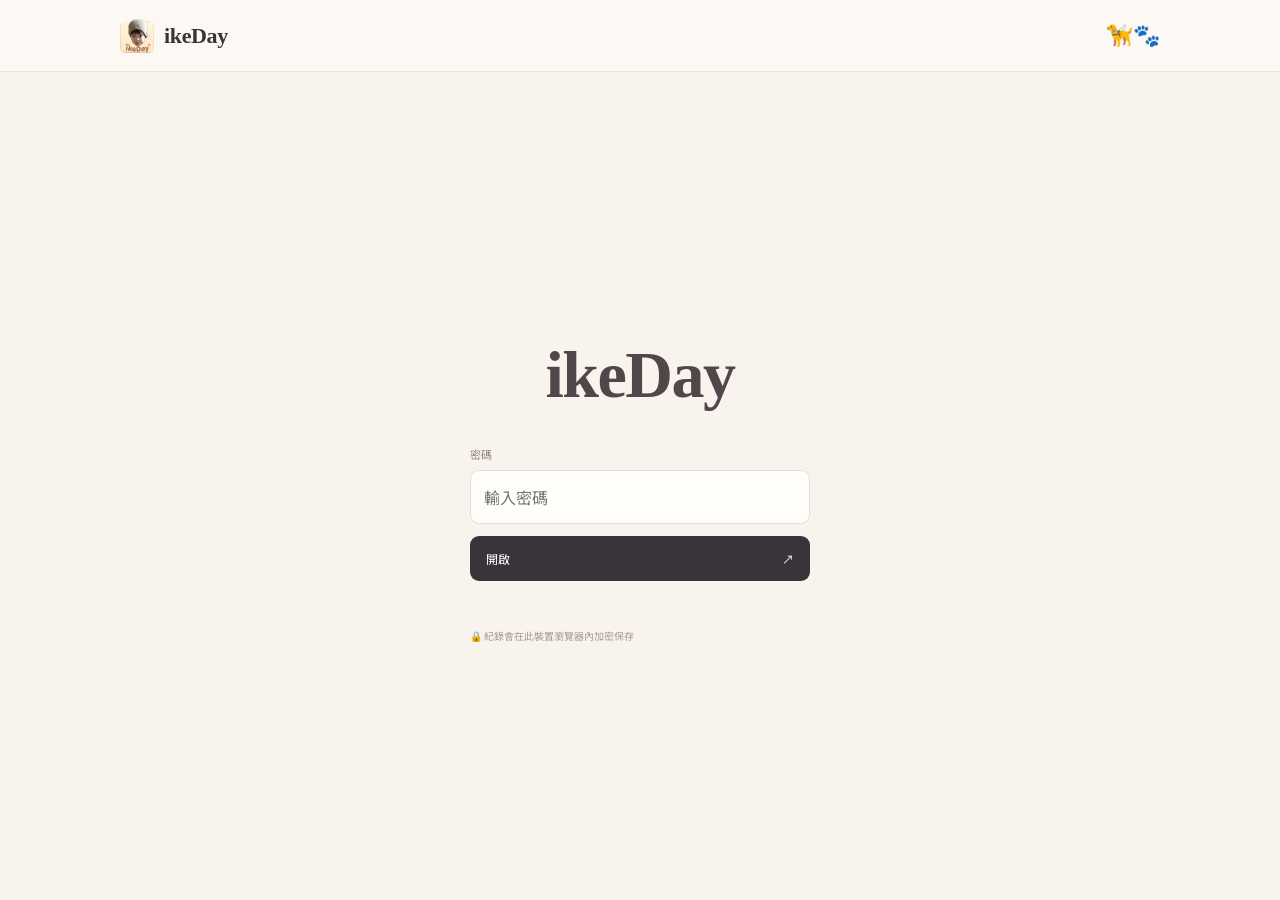
<file: ikeDay/index.html>
<!doctype html>
<html lang="zh-Hant">
<head>
  <meta charset="utf-8">
  <meta name="viewport" content="width=device-width, initial-scale=1, viewport-fit=cover">
  <meta name="theme-color" content="#f8f3ed">
  <title>ikeDay</title>
  <link rel="icon" href="./appicon.png" type="image/svg+xml">
  <link rel="shortcut icon" href="./appicon.png" type="image/svg+xml">
  <link rel="apple-touch-icon" sizes="180x180" href="./appicon.png">
  <link rel="manifest" href="./site.webmanifest">
  <link rel="stylesheet" href="./styles.css">
</head>
<body>
  <header class="topbar">
    <a class="brand" href="./" aria-label="ikeDay home"><img src="./appicon.png" alt=""><span>ikeDay</span></a>
    <div class="paw-note" aria-label="dog and paw">🦮🐾</div>
  </header>
  <main>
    <section id="lockScreen" class="lock-screen">
      <div class="lock-copy">
        <h1 class="lock-brand">ikeDay</h1>
        <form id="unlockForm">
          <label for="password">密碼</label>
          <input id="password" type="password" autocomplete="current-password" placeholder="輸入密碼" required>
          <button type="submit">開啟<span>↗</span></button>
        </form>
        <p id="lockError" class="error" role="alert"></p>
        <p class="privacy-note">🔒 紀錄會在此裝置瀏覽器內加密保存</p>
      </div>
    </section>
    <section id="tracker" hidden>
      <div class="intro-row">
        <div><h1>Little days, <em>big paws.</em></h1><p class="sub">2026.05.08 부터 💭</p></div>
      </div>
      <section class="calendar-card">
        <div class="calendar-head">
          <div><p class="eyebrow">YOUR CALENDAR</p><h2 id="monthLabel"></h2></div>
          <div class="month-nav"><button id="prevMonth" aria-label="上個月">‹</button><button id="nextMonth" aria-label="下個月">›</button></div>
        </div>
        <div class="weekdays"><span>日</span><span>一</span><span>二</span><span>三</span><span>四</span><span>五</span><span>六</span></div>
        <div id="calendar" class="calendar"></div>
        <div class="legend"><span><i class="yes-dot"></i> 🐾 有來</span></div>
      </section>
      <section id="markPanel" class="mark-panel" hidden>
        <div class="selected-date"><p class="eyebrow">SELECTED DAY</p><h2 id="selectedDate"></h2></div>
        <div class="mark-actions">
          <button id="markYes" class="mark-button yes">🐾 有來</button>
          <button id="clearMark" class="clear-button">取消標記</button>
        </div>
      </section>
      <section class="year-card">
        <div class="year-head"><div class="year-heading"><div class="year-title-row"><h2>一年來了幾次？</h2><div class="year-nav"><button id="prevYear" aria-label="上一年">‹</button><span id="yearLabel">2026</span><button id="nextYear" aria-label="下一年">›</button></div></div><p>每月DM天數</p></div><div class="year-total"><strong id="yearTotal">0</strong><span>天有來</span></div></div>
        <div id="yearChart" class="year-chart" role="img" aria-label="2026 每月有收到訊息的天數長條圖"></div>
      </section>
      <section class="subscription-card" aria-label="訂閱天數與統計">
        <div class="stat-orbit year-orbit">
          <div class="year-progress" id="yearProgress" role="img" aria-label="今年已經過去的比例">
            <div class="year-progress-inner">
              <span id="yearPercentValue" class="year-percent-value">88</span><span class="year-percent-symbol">%</span>
            </div>
          </div>
        </div>
        <div class="stat-orbit weekday-orbit">
          <div class="weekday-progress" id="weekdayProgress" role="img" aria-label="週一至週日收到訊息的比例分布"></div>
        </div>
        <div class="subscription-count">
          <div class="days-bubble"><strong id="subscriptionDays">+192</strong></div>
          <span class="subscribe-date">by 2026.5.9</span>
        </div>
      </section>
      <section class="backup-card">
        <div><p class="eyebrow">YOUR DATA</p><h2>備份與還原</h2><p>JSON 會以密碼加密，匯入時使用相同密碼。</p></div>
        <div class="backup-actions"><button id="exportBtn">↓ 匯出 JSON</button><label class="import-button">↑ 匯入 JSON<input id="importFile" type="file" accept=".json,application/json"></label></div>
      </section>
      <button id="lockBtn" class="lock-button">鎖定日曆</button>

    </section>
  </main>
  <div id="toast" role="status"></div>
  <script src="./app.js"></script>
</body>
</html>
</file>
<file: ikeDay/styles.css>
@import url('https://fonts.googleapis.com/css2?family=DM+Mono:wght@400;500&family=DM+Sans:wght@400;500;600;700&family=Noto+Sans+TC:wght@400;500;600;700&display=swap');
:root{--ink:#39343a;--muted:#9c918d;--line:#eee5df;--paper:#fffdfa;--bg:#f8f3ed;--pink:#d99b94;--pink-light:#f8e8e3;--blue:#8da8b2;--blue-light:#eaf1f2}
*{box-sizing:border-box}body{margin:0;background:var(--bg);color:var(--ink);font-family:'Noto Sans TC',sans-serif}button,input{font:inherit}button{cursor:pointer}.topbar{height:72px;padding:0 max(22px,calc((100vw - 1040px)/2));display:flex;align-items:center;justify-content:space-between;border-bottom:1px solid var(--line);background:#fffdfa99}.brand{display:flex;align-items:center;gap:10px;color:var(--ink);text-decoration:none;font-weight:700;font-size:18px;letter-spacing:.4px}.brand img{width:40px;height:40px}.brand small{display:block;font:8px 'DM Mono';letter-spacing:1.2px;color:#a79a94;margin-top:3px}.paw-note{font-size:20px}.paw-note span{font-size:17px;margin-left:4px}main{max-width:900px;margin:0 auto;padding:48px 24px 25px}.lock-screen{min-height:calc(100vh - 145px);display:grid;grid-template-columns:1fr 1fr;gap:70px;align-items:center}.lock-art{height:390px;border-radius:190px 190px 24px 24px;background:linear-gradient(150deg,#f0d9d0,#e8e9e5 60%,#d7e3e3);position:relative;display:grid;place-items:center;overflow:hidden}.art-circle{position:absolute;width:230px;height:230px;top:58px;border-radius:50%;background:#f8e9ce;box-shadow:0 0 0 18px #fff2}.dog-emoji{position:relative;font-size:112px;transform:translateY(10px);filter:drop-shadow(0 10px 8px #59483c20)}.paw-emoji{position:absolute;right:75px;bottom:65px;font-size:43px;transform:rotate(-20deg)}.lock-copy{max-width:360px}.eyebrow{font:9px 'DM Mono';letter-spacing:1.6px;color:#b18a83;margin:0 0 10px}.lock-copy h1,.intro-row h1{font-size:clamp(38px,5vw,54px);line-height:1.13;letter-spacing:-1.5px;margin:0 0 16px}.lock-copy em,.intro-row em{font-family:Georgia,serif;font-weight:400;color:#c78e87}.intro{font-size:13px;color:#948984;line-height:1.9;margin:0 0 27px}.lock-copy form label{display:block;font:9px 'DM Mono';letter-spacing:1.4px;color:#928681;margin-bottom:8px}.lock-copy input{width:100%;padding:14px 13px;border:1px solid #e8ddd6;border-radius:9px;background:#fffdfa;outline:none}.lock-copy input:focus{border-color:#d4a19a;box-shadow:0 0 0 3px #eac6c044}.lock-copy form button{width:100%;margin-top:12px;padding:14px 16px;border:0;border-radius:9px;background:#39343a;color:white;text-align:left;font-size:12px}.lock-copy form button span{float:right}.privacy-note{font-size:10px;color:#a59a94;margin-top:20px}.error{font-size:11px;color:#b75f58;min-height:16px}#tracker{position:relative}.intro-row{display:flex;justify-content:space-between;align-items:center;margin-bottom:25px}.intro-row h1{font-size:40px;margin:0 0 8px}.sub{font-size:12px;color:#968b85;margin:0}.mascot{font-size:64px;position:relative;padding-right:12px}.mascot span{font-size:23px;position:absolute;right:0;bottom:0}.calendar-card,.mark-panel,.backup-card{background:var(--paper);border:1px solid var(--line);border-radius:16px;padding:24px 27px;margin-bottom:15px;box-shadow:0 5px 22px #59483c06}.calendar-head{display:flex;justify-content:space-between;align-items:center;margin-bottom:24px}.calendar-head h2,.backup-card h2{font-size:20px;margin:0}.month-nav{display:flex;gap:8px}.month-nav button{width:34px;height:34px;border:1px solid var(--line);border-radius:9px;background:white;color:#8c817c;font-size:21px}.weekdays,.calendar{display:grid;grid-template-columns:repeat(7,minmax(0,1fr));gap:7px}.weekdays{margin-bottom:8px}.weekdays span{text-align:center;font:10px 'DM Mono';color:#aaa09a;padding:7px}.day{height:68px;border:1px solid transparent;border-radius:10px;background:transparent;display:flex;flex-direction:column;align-items:center;justify-content:center;gap:5px;color:#5f5858}.day:disabled{opacity:.24;cursor:default}.day:not(:disabled):hover{background:#faf3ef}.day .num{font:12px 'DM Mono'}.day .mark{font-size:15px;line-height:1}.day.yes{background:var(--pink-light);border-color:#f1dcd6}.day.selected{outline:2px solid #c88e87;outline-offset:1px}.day.today .num{font-weight:700;color:#bf8079}.legend{display:flex;align-items:center;gap:18px;border-top:1px solid #f0eae5;margin-top:17px;padding-top:15px;font-size:10px;color:#8e8580}.legend span{display:flex;align-items:center;gap:6px}.yes-dot,.no-dot{width:8px;height:8px;border-radius:50%;display:inline-block}.yes-dot{background:var(--pink)}.legend-hint{margin-left:auto;color:#b1a7a1}.mark-panel{display:flex;align-items:center;justify-content:space-between;gap:20px}.selected-date h2{font:22px 'DM Mono';margin:0}.mark-actions{display:flex;align-items:center;gap:8px}.mark-button,.clear-button{border:0;border-radius:9px;padding:11px 15px;font-size:12px}.mark-button.yes{background:var(--pink-light);color:#a86e68}.clear-button{background:#f4f0ec;color:#928781}.backup-card{display:flex;justify-content:space-between;align-items:center;gap:20px}.backup-card h2{font-size:16px;margin:0 0 5px}.backup-card p:not(.eyebrow){font-size:10px;color:#a09690;margin:0}.backup-actions{display:flex;gap:8px;flex-shrink:0}.backup-actions button,.import-button{border:1px solid #e8ddd6;border-radius:9px;background:#fffdfa;color:#817671;padding:10px 13px;font-size:10px;cursor:pointer}.import-button input{display:none}footer{text-align:center;color:#b2a8a1;font:9px 'DM Mono';padding:15px}.lock-button{position:absolute;right:0;top:-3px;border:0;background:transparent;color:#a59a94;font-size:10px}#toast{position:fixed;bottom:22px;left:50%;transform:translate(-50%,15px);opacity:0;transition:.2s;background:#39343a;color:white;border-radius:9px;padding:11px 17px;font-size:11px;pointer-events:none}#toast.show{opacity:1;transform:translate(-50%,0)}[hidden]{display:none!important}
@media(max-width:700px){main{padding:32px 16px 20px}.lock-screen{min-height:unset;grid-template-columns:1fr;gap:24px;padding:8px 3px}.lock-art{height:210px;border-radius:110px 110px 18px 18px}.art-circle{width:125px;height:125px;top:25px}.dog-emoji{font-size:72px;transform:translateY(4px)}.paw-emoji{font-size:30px;right:calc(50% - 95px);bottom:25px}.lock-copy{max-width:none}.lock-copy h1{font-size:39px;margin-bottom:10px}.intro{margin-bottom:18px}.intro-row{margin-bottom:18px}.intro-row h1{font-size:30px}.sub{font-size:10px}.mascot{font-size:48px}.mascot span{font-size:18px}.calendar-card{padding:19px 13px}.calendar-head{margin-bottom:16px}.calendar-head h2{font-size:18px}.weekdays,.calendar{gap:3px}.day{height:55px;border-radius:8px}.day .mark{font-size:13px}.legend{gap:12px;font-size:9px}.legend-hint{font-size:9px}.mark-panel{align-items:flex-start;flex-direction:column;padding:18px}.mark-actions{width:100%;gap:6px}.mark-button{flex:1;padding:11px 7px}.clear-button{padding:11px 9px}.backup-card{align-items:flex-start;flex-direction:column;padding:18px}.backup-actions{width:100%}.backup-actions button,.import-button{flex:1;text-align:center}.lock-button{top:4px;right:2px}.paw-note{font-size:17px}}

.year-card{background:#fffdfa;border:1px solid #eee5df;border-radius:16px;padding:22px 26px;margin:0 0 15px;box-shadow:0 5px 22px #59483c06}.year-head{display:flex;align-items:center;justify-content:space-between}.year-head h2{font-size:19px;margin:0 0 5px}.year-head p:not(.eyebrow){font-size:10px;color:#a09690;margin:0}.year-total{width:70px;height:70px;border-radius:50%;background:#f8e8e3;display:flex;flex-direction:column;align-items:center;justify-content:center;color:#a8756e;flex-shrink:0}.year-total strong{font:24px Georgia}.year-total span{font-size:9px}.year-chart{width:100%;overflow:hidden;margin-top:13px}.year-chart svg{display:block;width:100%;height:auto;overflow:visible}
@media(max-width:700px){.year-card{padding:18px 13px}.year-head h2{font-size:17px}.year-total{width:61px;height:61px}.year-chart{margin-top:10px}}

.day.yes{background:transparent;border-color:transparent}
.day.yes .num{width:31px;height:31px;border:1.7px solid #d99b94;border-radius:50%;display:grid;place-items:center;color:#a8756e;background:#fdf5f2}
.day.yes .mark{font-size:13px}
.paw-note{font-family:'DM Sans','Noto Sans TC',sans-serif;font-size:19px;letter-spacing:0;color:#8f7772;white-space:nowrap}
@media(max-width:700px){.day.yes .num{width:29px;height:29px}}

@media(max-width:700px){.brand{font-size:14px;gap:7px}.brand img{width:32px;height:32px}.mascot{font-size:27px;white-space:nowrap;padding:0}}

/* 2026.11 visual refinements */
.paw-note{font-size:22px;letter-spacing:1px}
.day.yes{position:relative;isolation:isolate;background:transparent;border-color:transparent}
.day.yes::before{content:"";position:absolute;z-index:-1;width:46px;height:46px;border:1.6px solid #d99b94;border-radius:50%;background:#fdf5f2}
.day.yes .num{width:auto;height:auto;border:0;border-radius:0;background:transparent;color:#a8756e}
.day.yes .mark{font-size:13px}
.calendar-card{touch-action:pan-y}
@media(max-width:700px){.day.yes::before{width:42px;height:42px}.paw-note{font-size:19px}}


/* ikeDay wordmark and minimal lock screen */
.brand{font-family:'DM Sans',sans-serif;font-size:21px;font-weight:700;letter-spacing:-1.1px}
.brand img{width:34px;height:34px}
.lock-screen{min-height:calc(100vh - 145px);display:flex;align-items:center;justify-content:center}
.lock-copy{width:min(100%,340px);max-width:340px}
.lock-copy .lock-brand{font-family:'DM Sans',sans-serif;font-size:64px;font-weight:700;letter-spacing:-4px;line-height:1;margin:0 0 38px;text-align:center;color:#51464a}
.lock-copy form label{font-family:'Noto Sans TC',sans-serif;font-size:11px;letter-spacing:.04em}
.paw-note{font-size:22px;letter-spacing:0}
@media(max-width:700px){
  .brand{font-size:19px}
  .brand img{width:31px;height:31px}
  .lock-screen{min-height:calc(100vh - 125px);padding:0 8px}
  .lock-copy .lock-brand{font-size:58px;margin-bottom:34px}
}

/* Subscription day counter — soft bubble card */
.subscription-card{position:relative;isolation:isolate;overflow:hidden;display:flex;align-items:center;justify-content:space-between;gap:20px;margin:12px 0 24px;padding:23px 27px;border:1px solid #f0dcd8;border-radius:22px;background:linear-gradient(125deg,#fffaf8 0%,#f9e9e6 54%,#edf2f1 100%);box-shadow:0 7px 24px #59483c08}
.subscription-copy{position:relative;z-index:1}
.subscription-copy .eyebrow{margin-bottom:8px;color:#bd8d87}
.subscription-copy h2{margin:0 0 6px;font-size:17px;letter-spacing:.02em;color:#65565a}
.subscription-copy p:last-child{margin:0;font-size:10px;color:#a28f8c}
.subscription-count{position:relative;z-index:1;min-width:116px;text-align:center;color:#a8756e}
.subscription-count strong{display:block;font:500 38px/1 'DM Sans',sans-serif;letter-spacing:-1.5px}
.subscription-count>span{display:block;margin-top:3px;font:9px 'DM Mono',monospace;letter-spacing:2px;text-transform:uppercase;color:#b99a96}
.subscription-face{margin-top:8px;font-size:13px;color:#a88988;letter-spacing:.5px}
.subscription-card .bubble{position:absolute;z-index:-1;border-radius:50%;background:#fff9;box-shadow:inset 0 0 0 1px #fff9}
.subscription-card .bubble-one{width:82px;height:82px;right:105px;top:-39px}
.subscription-card .bubble-two{width:35px;height:35px;right:25px;bottom:-12px}
@media(max-width:700px){.subscription-card{margin:10px 0 20px;padding:19px 17px;border-radius:18px;gap:10px}.subscription-copy h2{font-size:15px}.subscription-copy p:last-child{font-size:9px}.subscription-count{min-width:100px}.subscription-count strong{font-size:34px}.subscription-face{font-size:12px}}


/* Subscription counter repositioned under yearly attendance chart */
.subscription-card{margin:0 0 15px;padding:21px 26px;min-height:158px}
.subscription-copy{display:flex;flex-direction:column;align-items:flex-start;gap:5px}
.subscribe-label{font:italic 500 23px/1.15 Georgia,'Times New Roman',serif;letter-spacing:.15px;color:#8d7778}
.subscribe-date{font:500 12px 'DM Mono',monospace;letter-spacing:2px;color:#b18a83}
.subscription-count{display:flex;flex-direction:column;align-items:center;gap:4px;min-width:130px}
.year-progress{width:112px;height:112px;border-radius:50%;display:grid;place-items:center;padding:7px;box-shadow:0 4px 14px #b8877b16}
.year-progress-inner{width:100%;height:100%;border-radius:50%;background:#fffaf8;display:flex;flex-direction:column;align-items:center;justify-content:center;box-shadow:inset 0 0 0 1px #fff}
.year-progress-inner strong{font:500 29px/1 'DM Sans',sans-serif;letter-spacing:-1px;color:#a8756e}
.year-progress-inner span{margin-top:4px;font:9px 'DM Mono',monospace;letter-spacing:1.5px;color:#b99a96;text-transform:uppercase}
.year-progress-label{font:9px 'DM Mono',monospace;letter-spacing:1px;color:#b99a96}
.subscription-face{margin-top:3px}
.subscription-card .bubble-one{right:118px;top:-39px}
.subscription-card .bubble-two{right:25px;bottom:-12px}
@media(max-width:700px){
  .subscription-card{min-height:138px;padding:17px 16px;gap:8px}
  .subscribe-label{font-size:19px}
  .subscribe-date{font-size:10px;letter-spacing:1.3px}
  .subscription-count{min-width:105px}
  .year-progress{width:94px;height:94px;padding:6px}
  .year-progress-inner strong{font-size:25px}
  .year-progress-label{font-size:8px}
  .subscription-face{font-size:11px}
}


/* Refined serif ikeDay wordmark */
.brand,.lock-copy .lock-brand{font-family:Georgia,'Times New Roman',serif!important;font-weight:400!important;letter-spacing:-.7px!important}
.brand{font-size:21px!important}
.lock-copy .lock-brand{font-size:66px!important;letter-spacing:-2.4px!important}
@media(max-width:700px){.brand{font-size:19px!important}.lock-copy .lock-brand{font-size:60px!important}}

/* Three-part subscription dashboard: year, weekdays, total days */
.subscription-card{display:grid;grid-template-columns:1fr 1fr 1.12fr;align-items:center;justify-items:center;gap:0;min-height:126px;margin:0 0 15px;padding:16px 13px;border:1px solid #f0e5df;border-radius:19px;background:linear-gradient(115deg,#fffaf8 0%,#fbf5f1 53%,#f2f6f5 100%);box-shadow:0 5px 20px #59483c06}
.stat-orbit{width:100%;display:flex;align-items:center;justify-content:center;min-width:0}
.year-progress,.weekday-progress{width:82px;height:82px;border-radius:50%;display:grid;place-items:center;flex:0 0 auto}
.year-progress{padding:7px;box-shadow:0 3px 12px #bd8b8314}
.year-progress-inner{width:100%;height:100%;border-radius:50%;background:#fffdfa;display:flex;align-items:baseline;justify-content:center;padding-top:26px;box-shadow:inset 0 0 0 1px #fff}
.year-percent-value{font:500 23px/1 'DM Sans',sans-serif;letter-spacing:-1px;color:#a8756e}
.year-percent-symbol{font:400 10px/1 'DM Sans',sans-serif;color:#b99a96;margin-left:1px;transform:translateY(1px)}
.weekday-progress svg{display:block;width:100%;height:100%;overflow:visible}
.subscription-count{width:100%;min-width:0;display:flex;flex-direction:column;align-items:center;justify-content:center;gap:2px;text-align:center;color:#a8756e}
.subscription-count strong{font:400 31px/1 Georgia,'Times New Roman',serif;letter-spacing:-1px;color:#a8756e}
.subscription-count .days-word{font:italic 15px/1.1 Georgia,'Times New Roman',serif;letter-spacing:.4px;color:#a98783}
.subscription-count .subscribe-date{font:9px/1.3 'DM Mono',monospace;letter-spacing:.5px;color:#b5a09a;margin-top:5px}
.subscription-face,.subscription-card .bubble{display:none}
@media(max-width:700px){
 .subscription-card{min-height:108px;padding:12px 6px;grid-template-columns:1fr 1fr 1.12fr;border-radius:17px}
 .year-progress,.weekday-progress{width:67px;height:67px}
 .year-progress{padding:6px}
 .year-progress-inner{padding-top:21px}
 .year-percent-value{font-size:19px}
 .year-percent-symbol{font-size:9px}
 .subscription-count strong{font-size:27px}
 .subscription-count .days-word{font-size:13px}
 .subscription-count .subscribe-date{font-size:8px;letter-spacing:0}
}

/* Final donut alignment and high-contrast serif wordmark */
@import url('https://fonts.googleapis.com/css2?family=Playfair+Display:wght@500;600;700&display=swap');
.brand,.lock-copy .lock-brand{font-family:'Playfair Display',Georgia,serif!important;font-weight:600!important;letter-spacing:-.35px!important}
.brand{font-size:22px!important}
.lock-copy .lock-brand{font-size:66px!important;letter-spacing:-1.5px!important}
.subscription-card{grid-template-columns:1fr 1fr 1.12fr;align-items:center;justify-items:stretch;min-height:126px;padding:16px 12px;gap:0}
.stat-orbit{width:100%;min-width:0;display:flex;align-items:center;justify-content:center}
.year-progress,.weekday-progress{position:relative;width:84px!important;height:84px!important;min-width:84px;min-height:84px;max-width:84px;max-height:84px;aspect-ratio:1/1;border-radius:50%;flex:0 0 84px;display:grid;place-items:center;overflow:hidden}
.year-progress{padding:11px!important;box-shadow:none}
.year-progress-inner,.weekday-progress-inner{position:relative;z-index:1;width:100%;height:100%;min-width:0;min-height:0;border-radius:50%;background:#fffdfa;display:flex;flex-direction:row;align-items:center;justify-content:center;padding:0!important;gap:1px;box-shadow:none}
.year-percent-value{font:600 23px/1 'DM Sans',sans-serif!important;letter-spacing:-1px;color:#a8756e}
.year-percent-symbol{font:500 10px/1 'DM Sans',sans-serif!important;color:#b99a96;margin:0!important;align-self:center;transform:translateY(4px)}
.weekday-progress svg{position:absolute;inset:0;display:block;width:100%;height:100%;overflow:visible;z-index:0}
.weekday-progress-inner{position:absolute;inset:11px;width:auto;height:auto;z-index:1;flex-direction:column;gap:1px}
.weekday-progress-inner strong{font:600 20px/1 'DM Sans',sans-serif;color:#9b826e}
.weekday-progress-inner span{font:8px/1 'DM Mono',monospace;letter-spacing:.7px;color:#b6a18e;text-transform:uppercase}
.subscription-count{width:100%;min-width:0;display:flex;align-items:center;justify-content:center;gap:2px}
.subscription-count strong{font:600 31px/1 'Playfair Display',Georgia,serif;letter-spacing:-.8px}
.subscription-count .days-word{font:600 23px/1 'Playfair Display',Georgia,serif;font-style:normal;color:#b58e83;margin-top:1px}
.subscription-count .subscribe-date{font:9px/1.3 'DM Mono',monospace;letter-spacing:.4px;color:#b5a09a;margin-top:5px}
@media(max-width:700px){
 .subscription-card{min-height:108px;padding:12px 5px;grid-template-columns:1fr 1fr 1.12fr}
 .year-progress,.weekday-progress{width:72px!important;height:72px!important;min-width:72px;min-height:72px;max-width:72px;max-height:72px;flex-basis:72px}
 .year-progress{padding:9px!important}
 .weekday-progress-inner{inset:9px}
 .year-percent-value{font-size:20px!important}
 .year-percent-symbol{font-size:9px!important}
 .weekday-progress-inner strong{font-size:17px}
 .subscription-count strong{font-size:25px}
 .subscription-count .days-word{font-size:20px}
 .subscription-count .subscribe-date{font-size:7px;letter-spacing:0}
 .brand{font-size:19px!important}
 .lock-copy .lock-brand{font-size:60px!important}
}


/* Unified date/count typography and mathematically matched donut rings */
.subscription-card .year-percent-value,
.subscription-card .year-percent-symbol,
.subscription-card .weekday-progress-inner strong,
.subscription-card .weekday-progress-inner span,
.subscription-card .subscription-count strong,
.subscription-card .subscription-count .days-word,
.subscription-card .subscription-count .subscribe-date{
  font-family:'DM Sans','Noto Sans TC',sans-serif!important;
}
.subscription-card .year-progress,
.subscription-card .weekday-progress{
  box-sizing:border-box!important;
  width:84px!important;height:84px!important;
  min-width:84px!important;min-height:84px!important;
  max-width:84px!important;max-height:84px!important;
  flex:0 0 84px!important;
  aspect-ratio:1/1!important;
  border-radius:50%!important;
}
.subscription-card .year-progress{
  padding:11px!important;
  display:grid!important;
  place-items:center!important;
}
.subscription-card .year-progress-inner{
  position:static!important;
  width:62px!important;height:62px!important;
  min-width:62px!important;min-height:62px!important;
  padding:0!important;margin:0!important;
  display:flex!important;flex-direction:row!important;
  align-items:center!important;justify-content:center!important;
  gap:1px!important;border-radius:50%!important;
}
.subscription-card .weekday-progress{
  position:relative!important;
  display:block!important;
  overflow:hidden!important;
}
.subscription-card .weekday-progress svg{
  position:absolute!important;inset:0!important;
  display:block!important;width:84px!important;height:84px!important;
  z-index:0!important;
}
.subscription-card .weekday-progress-inner{
  position:absolute!important;inset:11px!important;
  width:62px!important;height:62px!important;
  min-width:62px!important;min-height:62px!important;
  padding:0!important;margin:0!important;
  display:flex!important;flex-direction:column!important;
  align-items:center!important;justify-content:center!important;
  gap:2px!important;border-radius:50%!important;
  background:#fffdfa!important;z-index:1!important;
}
.subscription-card .year-percent-value{font-size:23px!important;line-height:1!important;font-weight:600!important}
.subscription-card .year-percent-symbol{font-size:10px!important;line-height:1!important;font-weight:500!important;transform:translateY(4px)!important}
.subscription-card .weekday-progress-inner strong{font-size:20px!important;line-height:1!important;font-weight:600!important}
.subscription-card .weekday-progress-inner span{font-size:8px!important;line-height:1!important;letter-spacing:.7px!important}
.subscription-card .subscription-count strong{font-size:27px!important;line-height:1!important;font-weight:600!important}
.subscription-card .subscription-count .days-word{font-size:21px!important;line-height:1!important;font-weight:600!important}
.subscription-card .subscription-count .subscribe-date{font-size:9px!important;line-height:1.3!important;font-weight:400!important;letter-spacing:.3px!important}
@media(max-width:700px){
 .subscription-card .year-progress,.subscription-card .weekday-progress{
  width:72px!important;height:72px!important;
  min-width:72px!important;min-height:72px!important;
  max-width:72px!important;max-height:72px!important;
  flex-basis:72px!important;
 }
 .subscription-card .year-progress{padding:9px!important}
 .subscription-card .year-progress-inner,
 .subscription-card .weekday-progress-inner{
  width:54px!important;height:54px!important;
  min-width:54px!important;min-height:54px!important;
 }
 .subscription-card .weekday-progress-inner{inset:9px!important}
 .subscription-card .weekday-progress svg{width:72px!important;height:72px!important}
 .subscription-card .year-percent-value{font-size:20px!important}
 .subscription-card .year-percent-symbol{font-size:9px!important}
 .subscription-card .weekday-progress-inner strong{font-size:17px!important}
 .subscription-card .subscription-count strong{font-size:25px!important}
 .subscription-card .subscription-count .days-word{font-size:19px!important}
 .subscription-card .subscription-count .subscribe-date{font-size:7px!important}
}


/* Shared old-style numerals for the four attendance/count figures */
@import url('https://fonts.googleapis.com/css2?family=Source+Serif+4:opsz,wght@8..60,400;8..60,500;8..60,600&display=swap');
.year-total strong,
.subscription-card .year-percent-value,
.subscription-card .weekday-progress-inner strong,
.subscription-card .subscription-count strong {
  font-family:'Source Serif 4', Georgia, serif!important;
  font-size:25px!important;
  font-weight:500!important;
  font-variant-numeric:oldstyle-nums!important;
  font-feature-settings:"onum" 1!important;
  font-optical-sizing:auto;
  font-variant-ligatures:common-ligatures;
  line-height:1!important;
  letter-spacing:0!important;
}
.year-total strong{font-size:25px!important}
.subscription-card .year-percent-value{font-size:25px!important}
.subscription-card .weekday-progress-inner strong{font-size:25px!important}
.subscription-card .subscription-count strong{font-size:25px!important}
@media(max-width:700px){
  .year-total strong,
  .subscription-card .year-percent-value,
  .subscription-card .weekday-progress-inner strong,
  .subscription-card .subscription-count strong{font-size:25px!important}
}


/* High-contrast Old Style Figures for the primary date counters */
@import url('https://fonts.googleapis.com/css2?family=Bodoni+Moda:opsz,wght@6..96,500;6..96,600;6..96,700;6..96,800;6..96,900&display=swap');
.year-total strong,
.subscription-card .year-percent-value,
.subscription-card .subscription-count strong{
  font-family:'Bodoni Moda',Georgia,serif!important;
  font-variant-numeric:oldstyle-nums!important;
  font-feature-settings:"onum" 1!important;
  font-optical-sizing:auto!important;
  font-weight:700!important;
  font-size:25px!important;
  line-height:1!important;
  letter-spacing:-.4px!important;
}
.subscription-card .weekday-progress-inner{display:none!important}
.subscription-card .weekday-progress{
  position:relative!important;
  display:block!important;
  width:84px!important;height:84px!important;
  min-width:84px!important;min-height:84px!important;
  max-width:84px!important;max-height:84px!important;
  flex:0 0 84px!important;
  overflow:visible!important;
}
.subscription-card .weekday-progress svg{
  display:block!important;
  position:absolute!important;inset:0!important;
  width:100%!important;height:100%!important;
  overflow:visible!important;
}
.subscription-card .subscription-count{
  display:flex!important;
  flex-direction:column!important;
  align-items:center!important;
  justify-content:center!important;
  gap:6px!important;
  min-width:0!important;
}
.subscription-card .days-bubble{
  width:76px;height:76px;
  border-radius:50%;
  display:flex;align-items:center;justify-content:center;
  background:radial-gradient(circle at 34% 27%,#f8e5d9 0%,#e9bdb2 66%,#d99b94 100%);
  box-shadow:inset -5px -6px 13px #b77f7930,inset 3px 3px 9px #fff9;
}
.subscription-card .days-bubble strong{
  display:block;
  width:100%;
  text-align:center;
  font-family:'Bodoni Moda',Georgia,serif!important;
  font-variant-numeric:oldstyle-nums!important;
  font-feature-settings:"onum" 1!important;
  font-size:25px!important;
  font-weight:700!important;
  line-height:1!important;
  letter-spacing:-.4px!important;
  color:#865e59!important;
}
.subscription-card .subscription-count .subscribe-date{
  margin:0!important;
  font-family:'DM Sans','Noto Sans TC',sans-serif!important;
  font-size:9px!important;
  letter-spacing:.3px!important;
}
@media(max-width:700px){
  .subscription-card .weekday-progress{
    width:72px!important;height:72px!important;
    min-width:72px!important;min-height:72px!important;
    max-width:72px!important;max-height:72px!important;
    flex-basis:72px!important;
  }
  .subscription-card .days-bubble{width:66px;height:66px}
  .subscription-card .days-bubble strong{font-size:25px!important}
  .subscription-card .subscription-count .subscribe-date{font-size:7px!important}
}


/* Final numeric typography: stronger Bodoni contrast with old-style figures */
.year-total strong,
.subscription-card .year-percent-value,
.subscription-card .subscription-count strong{
  font-family:'Bodoni Moda',Georgia,serif!important;
  font-variant-numeric:oldstyle-nums!important;
  font-feature-settings:"onum" 1!important;
  font-optical-sizing:auto!important;
  font-weight:800!important;
  font-size:25px!important;
  line-height:1!important;
  letter-spacing:-.35px!important;
}
.subscription-card .days-bubble{
  width:76px!important;height:76px!important;
  min-width:76px!important;min-height:76px!important;
  display:flex!important;align-items:center!important;justify-content:center!important;
  border-radius:50%!important;
  background:#E9DCC7!important;
  box-shadow:none!important;
}
.subscription-card .days-bubble strong{
  display:block!important;width:100%!important;
  margin:0!important;padding:0!important;text-align:center!important;
  font-family:'Bodoni Moda',Georgia,serif!important;
  font-variant-numeric:oldstyle-nums!important;
  font-feature-settings:"onum" 1!important;
  font-size:25px!important;font-weight:800!important;
  line-height:1!important;letter-spacing:-.35px!important;
  color:#865e59!important;
}
.subscription-card .weekday-progress{
  width:84px!important;height:84px!important;
  min-width:84px!important;min-height:84px!important;
  max-width:84px!important;max-height:84px!important;
  flex:0 0 84px!important;overflow:hidden!important;
  border-radius:50%!important;
}
.subscription-card .weekday-progress svg{
  position:static!important;display:block!important;
  width:100%!important;height:100%!important;overflow:hidden!important;
}
@media(max-width:700px){
  .subscription-card .days-bubble{width:66px!important;height:66px!important;min-width:66px!important;min-height:66px!important}
  .subscription-card .weekday-progress{width:72px!important;height:72px!important;min-width:72px!important;min-height:72px!important;max-width:72px!important;max-height:72px!important;flex-basis:72px!important}
  .subscription-card .weekday-progress svg{width:100%!important;height:100%!important}
  .subscription-card .days-bubble strong{font-size:25px!important}
}


/* Latest requested finish: high-contrast old-style figures and a clean pie */
.year-total strong,
.subscription-card .year-percent-value,
.subscription-card .days-bubble strong{
  font-family:'Bodoni Moda',Georgia,serif!important;
  font-variant-numeric:oldstyle-nums!important;
  font-feature-settings:"onum" 1!important;
  font-weight:900!important;
  font-size:25px!important;
  line-height:1!important;
  letter-spacing:-.3px!important;
}
.subscription-card .weekday-progress-inner{display:none!important}
.subscription-card .weekday-progress{
  width:84px!important;height:84px!important;
  min-width:84px!important;min-height:84px!important;
  max-width:84px!important;max-height:84px!important;
  flex:0 0 84px!important;
  display:block!important;
  overflow:hidden!important;
  border-radius:50%!important;
  background:transparent!important;
}
.subscription-card .weekday-progress svg{
  position:static!important;
  display:block!important;
  width:100%!important;height:100%!important;
  overflow:hidden!important;
}
.subscription-card .days-bubble{
  width:76px!important;height:76px!important;
  min-width:76px!important;min-height:76px!important;
  display:flex!important;align-items:center!important;justify-content:center!important;
  border-radius:50%!important;
  background:#E9DCC7!important;
  box-shadow:none!important;
}
.subscription-card .days-bubble strong{
  display:block!important;width:100%!important;
  margin:0!important;padding:0!important;text-align:center!important;
  color:#865e59!important;
}
@media(max-width:700px){
  .subscription-card .weekday-progress{
    width:72px!important;height:72px!important;
    min-width:72px!important;min-height:72px!important;
    max-width:72px!important;max-height:72px!important;
    flex-basis:72px!important;
  }
  .subscription-card .days-bubble{
    width:66px!important;height:66px!important;
    min-width:66px!important;min-height:66px!important;
  }
}


/* Year selector mirrors the calendar month navigation */
.year-heading{min-width:0}
.year-title-row{display:flex;align-items:center;gap:12px;flex-wrap:wrap}
.year-nav{display:flex;align-items:center;gap:7px}
.year-nav span{min-width:38px;text-align:center;font:11px 'DM Mono',monospace;color:#9e938d;font-variant-numeric:tabular-nums}
.year-nav button{width:29px;height:29px;border:1px solid var(--line);border-radius:8px;background:#fff;color:#8c817c;font-size:19px;line-height:1;display:grid;place-items:center}
.year-nav button:disabled{opacity:.28;cursor:default}
.year-nav button:not(:disabled):hover{background:#faf3ef}
@media(max-width:700px){
 .year-title-row{gap:8px}
 .year-nav{gap:5px}
 .year-nav button{width:27px;height:27px}
 .year-nav span{min-width:34px;font-size:10px}
}
</file>
